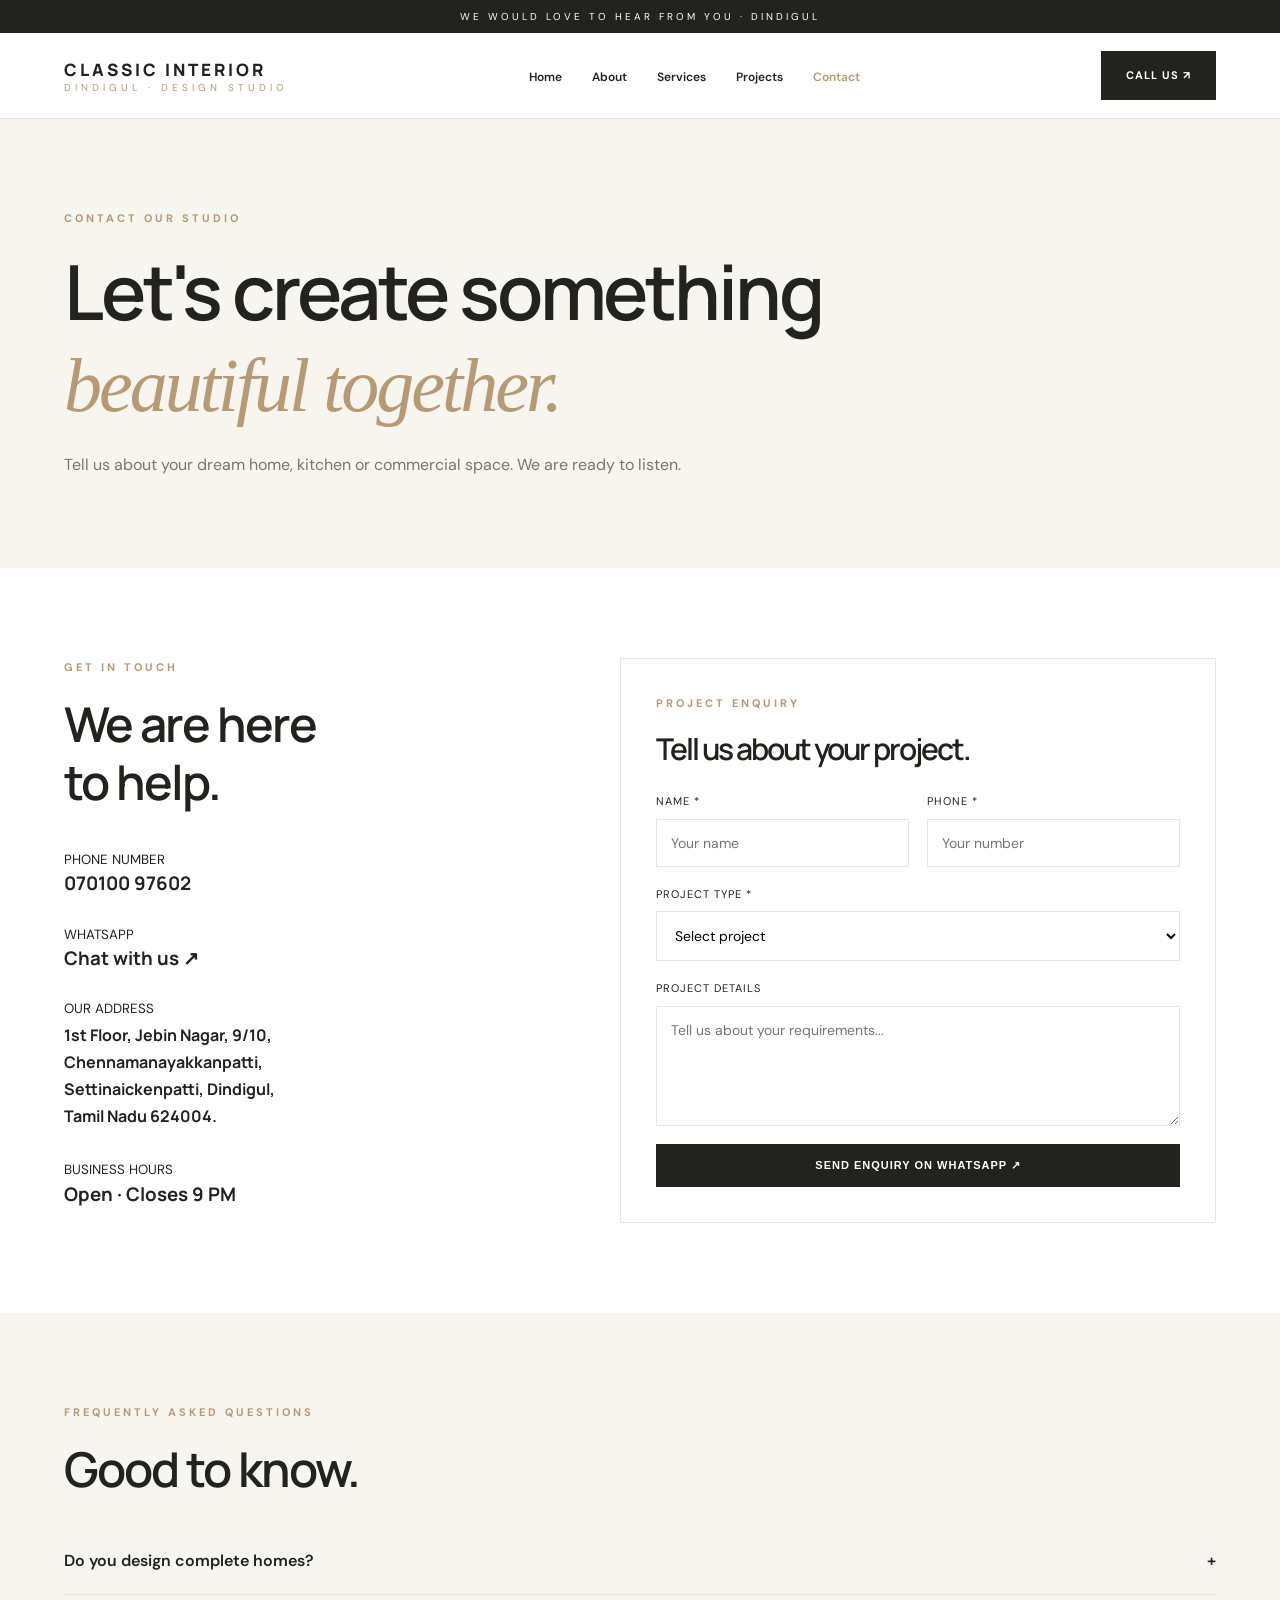
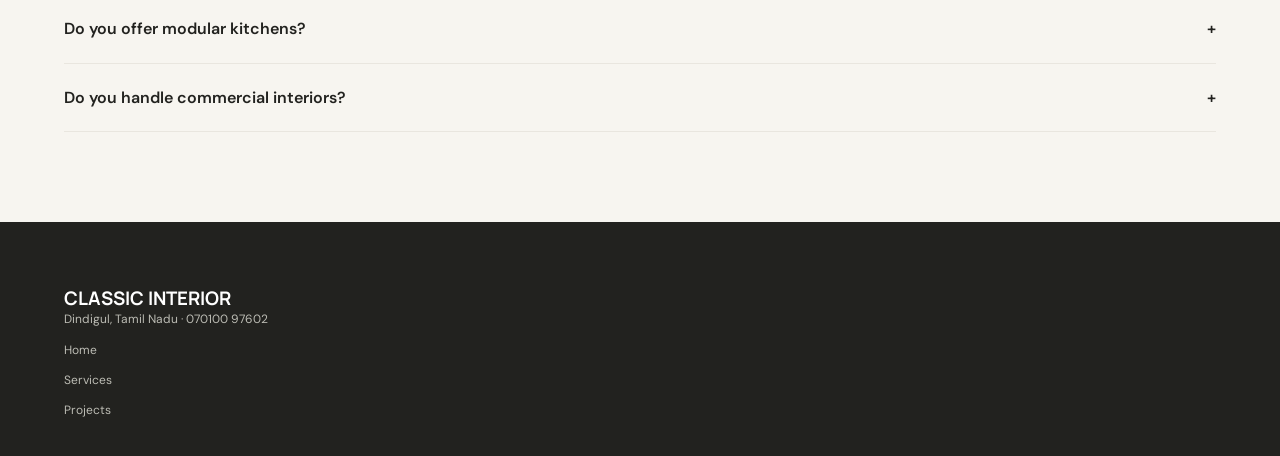
<file: contact.html>
<!DOCTYPE html>
<html lang="en">

<head>
    <meta charset="UTF-8">
    <meta name="viewport" content="width=device-width, initial-scale=1">
    <title>Contact | Classic Interior Dindigul</title>
    <link rel="stylesheet" href="assets/styles.css">
    <style>
        .contact-layout {
            display: grid;
            grid-template-columns: 1fr 1.2fr;
            gap: 60px;
        }

        .contact-form {
            padding: 35px;
            border: 1px solid var(--border);
        }

        .form-grid {
            display: grid;
            grid-template-columns: 1fr 1fr;
            gap: 18px;
        }

        .field {
            display: flex;
            flex-direction: column;
            gap: 8px;
        }

        .field.full {
            grid-column: 1/-1
        }

        .field label {
            font-size: 11px;
            text-transform: uppercase;
            letter-spacing: 1px;
        }

        .field input,
        .field select,
        .field textarea {
            width: 100%;
            padding: 14px;
            border: 1px solid var(--border);
            font: 14px var(--font);
            background: white;
        }

        .field textarea {
            min-height: 120px
        }

        .faq-item {
            border-bottom: 1px solid var(--border);
            padding: 20px 0;
        }

        .faq-question {
            cursor: pointer;
            display: flex;
            justify-content: space-between;
            font-weight: 600;
        }

        .faq-answer {
            display: none;
            margin-top: 15px;
            font-size: 13px;
        }

        .faq-item.open .faq-answer {
            display: block
        }

        @media(max-width:680px) {

            .contact-layout,
            .form-grid {
                grid-template-columns: 1fr
            }

            .field.full {
                grid-column: auto
            }

            .contact-form {
                padding: 20px
            }
        }
    </style>
</head>

<body>

    <div class="announcement">We would love to hear from you · Dindigul</div>

    <header>
        <div class="container navbar">
            <a class="logo" href="index.html">CLASSIC INTERIOR<span>DINDIGUL · DESIGN STUDIO</span></a>
            <button class="menu-toggle">☰</button>
            <ul class="nav-links">
                <li><a href="index.html">Home</a></li>
                <li><a href="about.html">About</a></li>
                <li><a href="services.html">Services</a></li>
                <li><a href="projects.html">Projects</a></li>
                <li><a class="active" href="contact.html">Contact</a></li>
            </ul>
            <a href="tel:07010097602" class="btn">Call us ↗</a>
        </div>
    </header>

    <main>
        <section style="background:var(--cream)">
            <div class="container">
                <div class="eyebrow">Contact our studio</div>
                <h1>Let's create something<br><em>beautiful together.</em></h1>
                <p style="margin-top:20px">
                    Tell us about your dream home, kitchen or commercial space.
                    We are ready to listen.
                </p>
            </div>
        </section>

        <section>
            <div class="container contact-layout">

                <div>
                    <div class="eyebrow">Get in touch</div>
                    <h2>We are here<br>to help.</h2>

                    <div style="margin-top:35px">
                        <div style="margin-bottom:25px">
                            <small>PHONE NUMBER</small>
                            <h3><a href="tel:07010097602">070100 97602</a></h3>
                        </div>

                        <div style="margin-bottom:25px">
                            <small>WHATSAPP</small>
                            <h3><a href="https://wa.me/917010097602">Chat with us ↗</a></h3>
                        </div>

                        <div style="margin-bottom:25px">
                            <small>OUR ADDRESS</small>
                            <h3 style="font-size:16px;line-height:1.7">
                                1st Floor, Jebin Nagar, 9/10,<br>
                                Chennamanayakkanpatti,<br>
                                Settinaickenpatti, Dindigul,<br>
                                Tamil Nadu 624004.
                            </h3>
                        </div>

                        <div>
                            <small>BUSINESS HOURS</small>
                            <h3>Open · Closes 9 PM</h3>
                        </div>
                    </div>
                </div>

                <div class="contact-form">
                    <div class="eyebrow">Project enquiry</div>
                    <h2 style="font-size:30px;margin-bottom:25px">
                        Tell us about your project.
                    </h2>

                    <form id="enquiry-form">
                        <div class="form-grid">

                            <div class="field">
                                <label>Name *</label>
                                <input name="name" required placeholder="Your name">
                            </div>

                            <div class="field">
                                <label>Phone *</label>
                                <input name="phone" type="tel" required placeholder="Your number">
                            </div>

                            <div class="field full">
                                <label>Project type *</label>
                                <select name="project" required>
                                    <option value="">Select project</option>
                                    <option>Complete Home Interior</option>
                                    <option>Modular Kitchen</option>
                                    <option>Bedroom Interior</option>
                                    <option>Living Room Interior</option>
                                    <option>Commercial Interior</option>
                                    <option>Renovation</option>
                                    <option>Other</option>
                                </select>
                            </div>

                            <div class="field full">
                                <label>Project details</label>
                                <textarea name="message" placeholder="Tell us about your requirements..."></textarea>
                            </div>

                            <div class="field full">
                                <button type="submit" class="btn">
                                    Send Enquiry on WhatsApp ↗
                                </button>
                            </div>

                        </div>
                    </form>
                </div>
            </div>
        </section>

        <section style="background:var(--cream)">
            <div class="container">
                <div class="eyebrow">Frequently asked questions</div>
                <h2>Good to know.</h2>

                <div style="margin-top:30px">
                    <div class="faq-item">
                        <div class="faq-question">Do you design complete homes? <span>+</span></div>
                        <div class="faq-answer">You can enquire about complete home interiors as well as individual room
                            projects.</div>
                    </div>

                    <div class="faq-item">
                        <div class="faq-question">Do you offer modular kitchens? <span>+</span></div>
                        <div class="faq-answer">Yes. Modular kitchen design is among the services listed by Classic
                            Interior.</div>
                    </div>

                    <div class="faq-item">
                        <div class="faq-question">Do you handle commercial interiors? <span>+</span></div>
                        <div class="faq-answer">Yes. Commercial interior design is one of the listed service categories.
                        </div>
                    </div>
                </div>
            </div>
        </section>

    </main>

    <footer>
        <div class="container">
            <h3>CLASSIC INTERIOR</h3>
            <p>Dindigul, Tamil Nadu · 070100 97602</p>
            <a href="index.html">Home</a>
            <a href="services.html">Services</a>
            <a href="projects.html">Projects</a>
        </div>
    </footer>

    <script src="assets/script.js"></script>
</body>

</html>
</file>
<file: assets/styles.css>
@import url('https://fonts.googleapis.com/css2?family=DM+Sans:wght@400;500;600;700&family=Manrope:wght@400;500;600;700;800&display=swap');

:root {
    --white: #ffffff;
    --cream: #f7f5f0;
    --beige: #b69a76;
    --dark: #22221f;
    --grey: #777770;
    --border: #e9e6df;
    --font: 'DM Sans', sans-serif;
    --heading: 'Manrope', sans-serif;
}

* {
    margin: 0;
    padding: 0;
    box-sizing: border-box;
}

html {
    scroll-behavior: smooth;
}

body {
    font-family: var(--font);
    color: var(--dark);
    background: var(--white);
    line-height: 1.7;
}

a {
    text-decoration: none;
    color: inherit;
}

img {
    display: block;
    width: 100%;
    object-fit: cover;
}

.container {
    width: min(1200px, 90%);
    margin: auto;
}

.announcement {
    background: var(--dark);
    color: white;
    padding: 8px;
    text-align: center;
    font-size: 10px;
    letter-spacing: 3px;
    text-transform: uppercase;
}

/* NAVIGATION */

header {
    position: sticky;
    top: 0;
    z-index: 100;
    background: rgba(255, 255, 255, .94);
    backdrop-filter: blur(15px);
    border-bottom: 1px solid var(--border);
}

.navbar {
    height: 85px;
    display: flex;
    align-items: center;
    justify-content: space-between;
}

.logo {
    font: 800 17px var(--heading);
    letter-spacing: 3px;
}

.logo span {
    display: block;
    font: 10px var(--font);
    letter-spacing: 4px;
    color: var(--beige);
}

.nav-links {
    display: flex;
    gap: 30px;
    list-style: none;
}

.nav-links a {
    font-size: 12px;
    font-weight: 600;
    transition: .3s;
}

.nav-links a:hover,
.nav-links a.active {
    color: var(--beige);
}

.menu-toggle {
    display: none;
    border: 0;
    background: none;
    font-size: 26px;
    cursor: pointer;
}

/* BUTTONS */

.btn {
    display: inline-block;
    padding: 14px 24px;
    background: var(--dark);
    color: white;
    border: 1px solid var(--dark);
    font-size: 11px;
    font-weight: 700;
    letter-spacing: 1px;
    text-transform: uppercase;
    transition: .35s;
}

.btn:hover {
    background: var(--beige);
    border-color: var(--beige);
    transform: translateY(-3px);
}

.btn-outline {
    background: transparent;
    color: var(--dark);
}

/* TYPOGRAPHY */

.eyebrow {
    color: var(--beige);
    font-size: 11px;
    font-weight: 700;
    letter-spacing: 3px;
    text-transform: uppercase;
    margin-bottom: 18px;
}

h1,
h2,
h3 {
    font-family: var(--heading);
    line-height: 1.2;
}

h1 {
    font-size: clamp(42px, 6vw, 76px);
    font-weight: 600;
    letter-spacing: -3px;
}

h2 {
    font-size: clamp(30px, 4vw, 48px);
    font-weight: 600;
    letter-spacing: -2px;
}

h1 em,
h2 em {
    font-family: Georgia, serif;
    color: var(--beige);
    font-weight: 400;
}

p {
    color: var(--grey);
}

/* HERO */

.hero {
    min-height: 680px;
    display: grid;
    grid-template-columns: 1fr 1.1fr;
    align-items: center;
    gap: 50px;
    padding: 65px 0;
}

.hero-content p {
    margin: 25px 0;
    max-width: 480px;
    font-size: 15px;
}

.hero-image {
    position: relative;
}

.hero-image img {
    height: 540px;
}

.hero-image::before {
    content: "";
    position: absolute;
    inset: 25px -20px -20px 20px;
    border: 1px solid var(--beige);
    z-index: -1;
}

.hero-actions {
    display: flex;
    gap: 12px;
    flex-wrap: wrap;
}

/* SECTIONS */

section {
    padding: 90px 0;
}

.section-heading {
    margin-bottom: 40px;
    max-width: 650px;
}

.section-heading p {
    margin-top: 15px;
}

/* SERVICES */

.service-grid {
    display: grid;
    grid-template-columns: repeat(3, 1fr);
    gap: 24px;
}

.service-card {
    padding: 32px;
    border: 1px solid var(--border);
    transition: transform .4s ease, box-shadow .4s ease, border-color .4s ease;
    background: white;
    display: flex;
    flex-direction: column;
}

.service-card:hover {
    transform: translateY(-9px);
    box-shadow: 0 20px 45px #0000000d;
    border-color: var(--beige);
}

.service-card.has-image {
    padding: 0;
    overflow: hidden;
}

.service-image {
    position: relative;
    height: 220px;
    overflow: hidden;
    background: var(--cream);
}

.service-image img {
    width: 100%;
    height: 100%;
    object-fit: cover;
    transition: transform .6s cubic-bezier(0.16, 1, 0.3, 1);
}

.service-card:hover .service-image img {
    transform: scale(1.06);
}

.service-content {
    padding: 26px 28px 30px;
    display: flex;
    flex-direction: column;
    flex-grow: 1;
}

.service-icon {
    font-size: 28px;
    color: var(--beige);
    margin-bottom: 14px;
    line-height: 1;
}

.service-card h3 {
    font-size: 20px;
    font-weight: 600;
}

.service-card p {
    font-size: 13.5px;
    color: var(--grey);
    margin-top: 10px;
    line-height: 1.6;
}

/* GALLERY */

.gallery {
    display: grid;
    grid-template-columns: repeat(3, 1fr);
    gap: 22px;
}

.gallery-card {
    overflow: hidden;
}

.gallery-card img {
    height: 350px;
    transition: .7s;
}

.gallery-card:hover img {
    transform: scale(1.07);
}

.gallery-card h3 {
    margin-top: 15px;
    font-size: 18px;
}

/* SPLIT LAYOUT */

.split {
    display: grid;
    grid-template-columns: 1fr 1fr;
    align-items: center;
    gap: 60px;
}

.split img {
    height: 480px;
}

/* TESTIMONIALS */

.testimonial-grid {
    display: grid;
    grid-template-columns: repeat(3, 1fr);
    gap: 20px;
}

.testimonial {
    padding: 28px;
    background: var(--cream);
}

.stars {
    color: var(--beige);
    letter-spacing: 3px;
}

.testimonial p {
    font-family: Georgia, serif;
    font-size: 17px;
    margin: 20px 0;
}

/* CTA */

.cta {
    background: var(--cream);
    padding: 60px;
    display: flex;
    justify-content: space-between;
    align-items: center;
    gap: 25px;
}

/* FOOTER */

footer {
    background: var(--dark);
    color: white;
    padding: 65px 0 25px;
}

.footer-grid {
    display: grid;
    grid-template-columns: 1.5fr 1fr 1fr 1fr;
    gap: 35px;
}

footer h4 {
    color: var(--beige);
    margin-bottom: 18px;
    font-size: 11px;
    letter-spacing: 2px;
}

footer p,
footer a {
    color: #bcbcb4;
    font-size: 12px;
    display: block;
    margin-bottom: 10px;
}

.footer-bottom {
    margin-top: 45px;
    padding-top: 20px;
    border-top: 1px solid #ffffff25;
    font-size: 11px;
    color: #aaa;
}

/* ANIMATIONS */

.reveal {
    opacity: 0;
    transform: translateY(35px);
    transition: opacity .8s ease, transform .8s ease;
}

.reveal.visible {
    opacity: 1;
    transform: translateY(0);
}

.delay-1 {
    transition-delay: .15s;
}

.delay-2 {
    transition-delay: .3s;
}

@keyframes fadeUp {
    from {
        opacity: 0;
        transform: translateY(30px);
    }

    to {
        opacity: 1;
        transform: translateY(0);
    }
}

/* RESPONSIVE */

@media(max-width: 900px) {
    .hero {
        gap: 25px;
    }

    .nav-links {
        gap: 15px;
    }

    .footer-grid {
        grid-template-columns: 1fr 1fr;
    }
}

@media(max-width: 680px) {
    .navbar {
        height: 70px;
    }

    .menu-toggle {
        display: block;
    }

    .nav-links {
        display: none;
        position: absolute;
        top: 70px;
        left: 0;
        right: 0;
        background: white;
        padding: 25px;
        flex-direction: column;
    }

    .nav-links.open {
        display: flex;
    }

    .hero,
    .split {
        grid-template-columns: 1fr;
    }

    .hero {
        padding: 45px 0;
    }

    .hero-image img {
        height: 380px;
    }

    .service-grid,
    .gallery,
    .testimonial-grid {
        grid-template-columns: 1fr;
    }

    section {
        padding: 65px 0;
    }

    .cta {
        display: block;
        padding: 35px 25px;
    }

    .cta .btn {
        margin-top: 25px;
    }

    .footer-grid {
        grid-template-columns: 1fr 1fr;
    }
}
</file>
